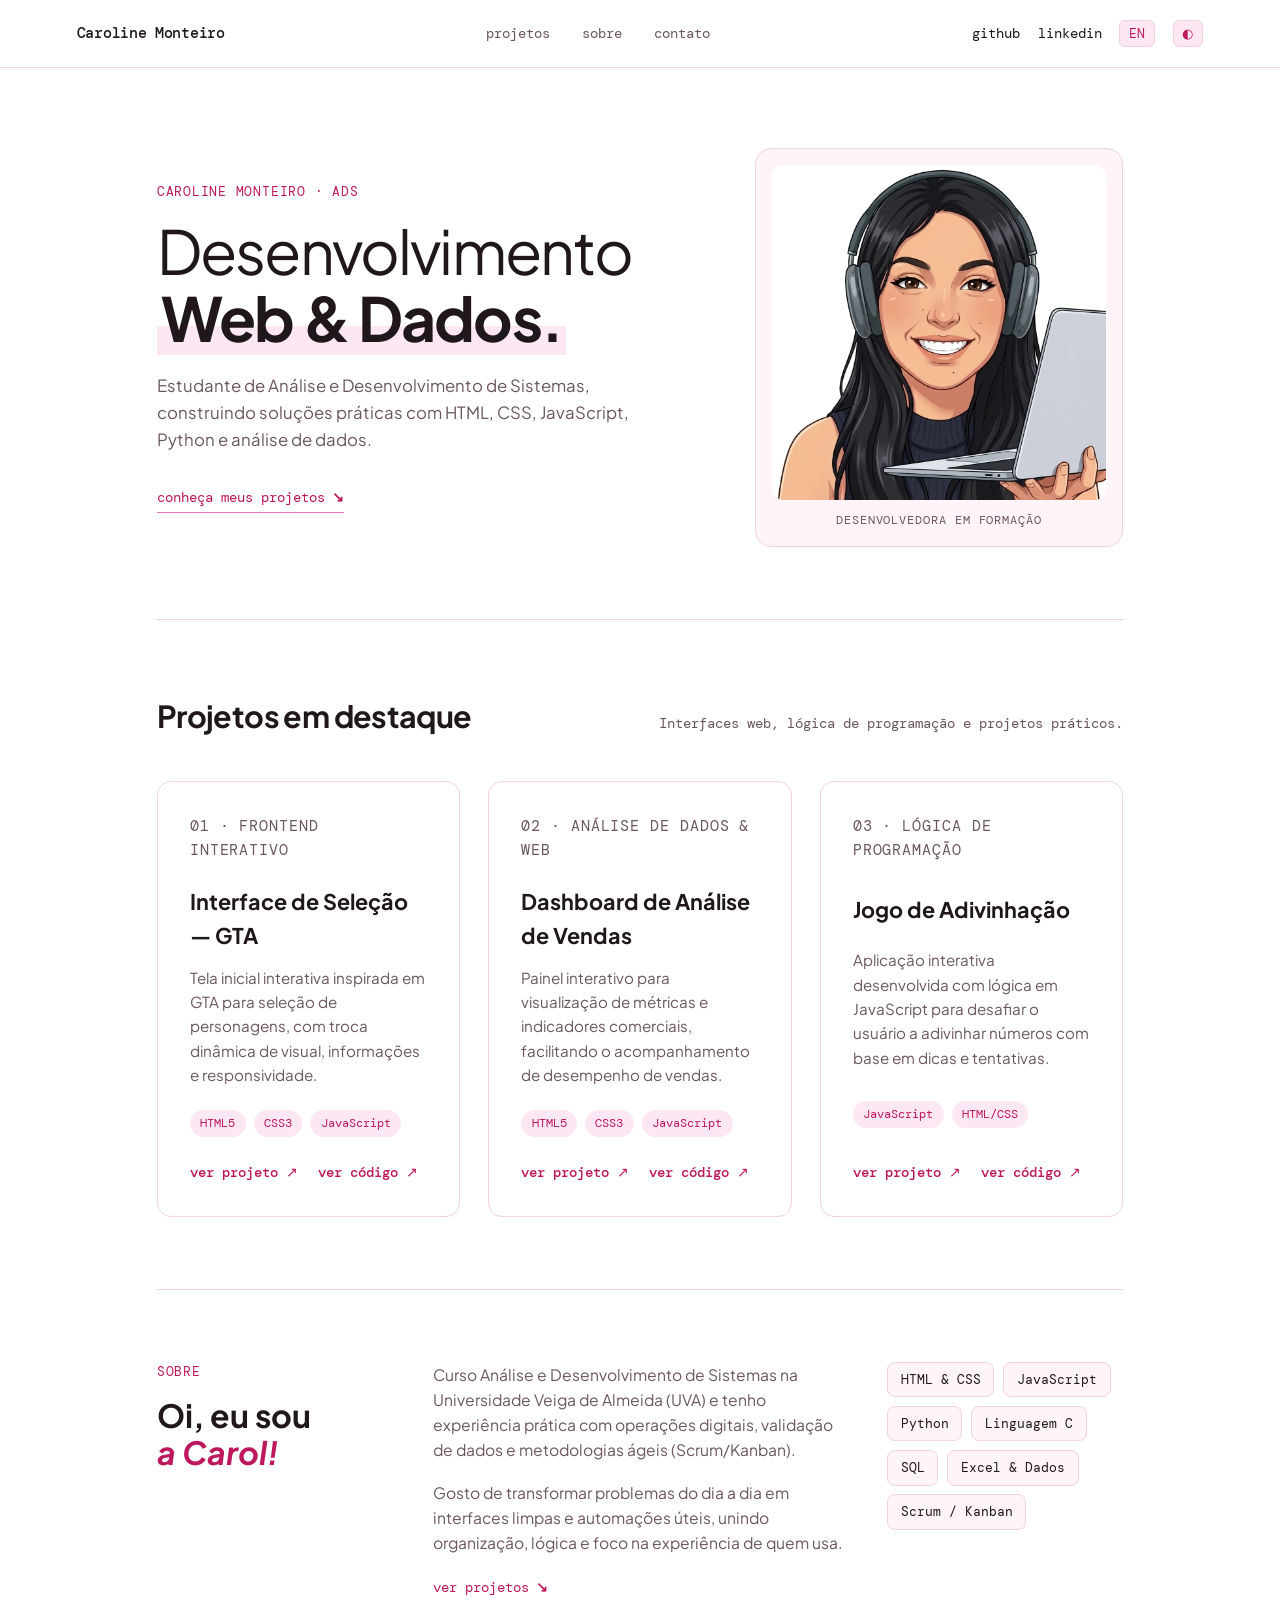
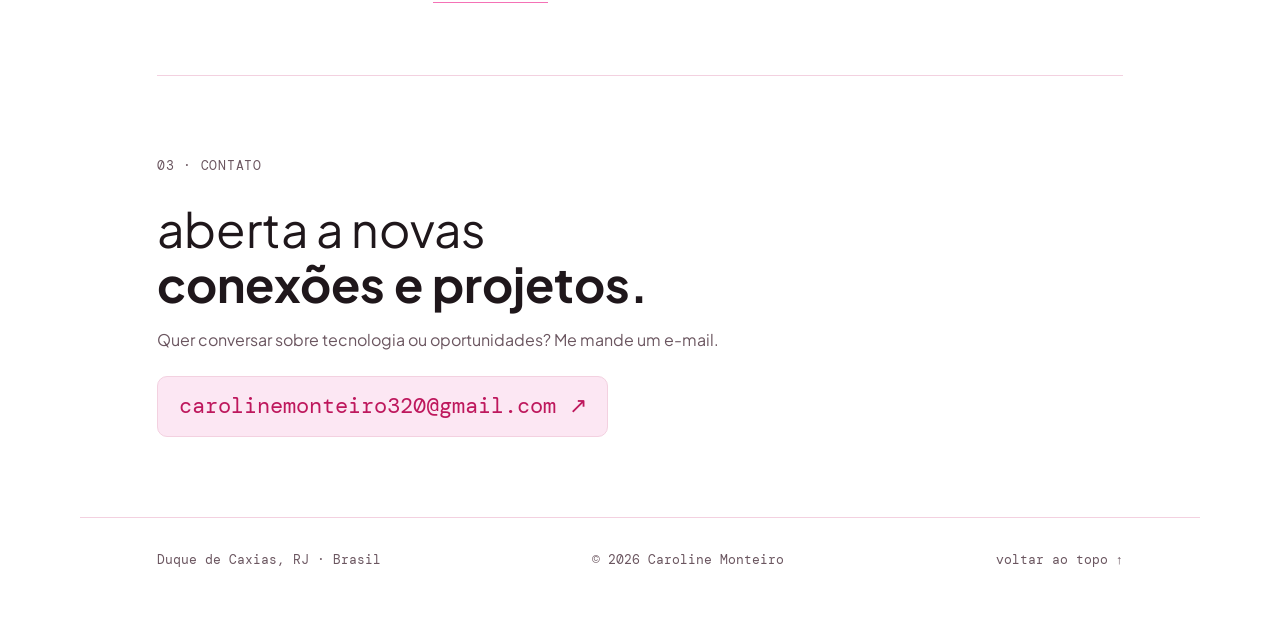
<file: index.html>
<!doctype html>
<html lang="pt-BR">
<head>
  <meta charset="UTF-8" />
  <meta name="viewport" content="width=device-width, initial-scale=1.0" />
  <meta name="description" content="Portfólio de Caroline Monteiro, estudante de Análise e Desenvolvimento de Sistemas com foco em Desenvolvimento Web, Python e Dados." />
  <title>Caroline Monteiro — Portfólio</title>
  <link rel="preconnect" href="https://fonts.googleapis.com" />
  <link rel="preconnect" href="https://fonts.gstatic.com" crossorigin />
  <link href="https://fonts.googleapis.com/css2?family=DM+Mono:wght@400;500&family=Plus+Jakarta+Sans:wght@400;500;700&display=swap" rel="stylesheet" />
  <link rel="stylesheet" href="styles.css" />
</head>
<body>
  <header class="site-header">
    <a class="wordmark" href="#top">Caroline Monteiro</a>

    <nav aria-label="Navegação principal">
      <a href="#projetos" data-i18n="nav-projects">projetos</a>
      <a href="#sobre" data-i18n="nav-about">sobre</a>
      <a href="#contato" data-i18n="nav-contact">contato</a>
    </nav>

    <div class="header-actions">
      <a href="https://github.com/carolinemonteiro320-png" target="_blank" rel="noreferrer">github</a>
      <a href="https://www.linkedin.com/in/caroline-monteiro-95b30b266/" target="_blank" rel="noreferrer">linkedin</a>
      <button class="language-toggle" type="button" aria-label="Mudar idioma">EN</button>
      <button class="theme-toggle" type="button" aria-label="Alternar tema">◐</button>
    </div>

    <button class="menu-toggle" aria-expanded="false" aria-controls="mobile-menu" aria-label="Abrir menu">
      <span></span>
      <span></span>
    </button>
  </header>

  <main id="top">
    <!-- HERO -->
    <section class="hero" aria-labelledby="hero-title">
      <div class="hero-copy">
        <p class="intro-label" data-i18n="hero-eyebrow">Caroline Monteiro · ADS</p>
        <h1 id="hero-title" data-i18n-html="hero-title">Desenvolvimento<br /><strong>Web & Dados.</strong></h1>
        <p class="hero-intro" data-i18n="hero-intro">
          Estudante de Análise e Desenvolvimento de Sistemas, construindo soluções práticas com HTML, CSS, JavaScript, Python e análise de dados.
        </p>
        <a class="text-link" href="#projetos">
          <span data-i18n="hero-cta">conheça meus projetos</span> <b>↘</b>
        </a>
      </div>

      <figure class="portrait-wrap">
        <img src="foto-carol.jpg" alt="Ilustração de perfil de Caroline Monteiro" onerror="this.src='https://placehold.co/400x460/fce7f3/9d174d?text=Carol+Monteiro'" />
        <figcaption>DESENVOLVEDORA EM FORMAÇÃO</figcaption>
      </figure>
    </section>

    <!-- PROJETOS -->
    <section id="projetos" class="work-section" aria-labelledby="work-title">
      <div class="section-bar">
        <h2 id="work-title" data-i18n="projects-eyebrow">Projetos em destaque</h2>
        <p data-i18n="projects-note">Interfaces web, lógica de programação e projetos práticos.</p>
      </div>

      <div class="project-grid">
        <!-- PROJETO 01: GTA -->
        <article class="project-card">
          <p class="project-meta">01 · FRONTEND INTERATIVO</p>
          <h3>Interface de Seleção — GTA</h3>
          <p data-i18n="gta-copy">
            Tela inicial interativa inspirada em GTA para seleção de personagens, com troca dinâmica de visual, informações e responsividade.
          </p>
          <div class="project-tags">
            <span>HTML5</span>
            <span>CSS3</span>
            <span>JavaScript</span>
          </div>
          <div class="project-links">
            <a href="https://carolinemonteiro320-png.github.io/Meus-projetos/gta/" target="_blank" rel="noreferrer" data-i18n="project-link">ver projeto ↗</a>
            <a href="https://github.com/carolinemonteiro320-png/Meus-projetos" target="_blank" rel="noreferrer" data-i18n="code-link">ver código ↗</a>
          </div>
        </article>

        <!-- PROJETO 02: Dashboard de Vendas -->
        <article class="project-card">
          <p class="project-meta">02 · ANÁLISE DE DADOS & WEB</p>
          <h3>Dashboard de Análise de Vendas</h3>
          <p data-i18n="dashboard-copy">
            Painel interativo para visualização de métricas e indicadores comerciais, facilitando o acompanhamento de desempenho de vendas.
          </p>
          <div class="project-tags">
            <span>HTML5</span>
            <span>CSS3</span>
            <span>JavaScript</span>
          </div>
          <div class="project-links">
            <a href="https://gemini.google.com/share/c5168feb09a0?skid=b8fc6ed0-8bf7-4eb9-a28f-36cac1e12b44" target="_blank" rel="noreferrer" data-i18n="project-link">ver projeto ↗</a>
            <a href="https://github.com/carolinemonteiro320-png/Portif-lio-" target="_blank" rel="noreferrer" data-i18n="code-link">ver código ↗</a>
          </div>
        </article>

        <!-- PROJETO 03: Jogo de Adivinhação -->
        <article class="project-card">
          <p class="project-meta">03 · LÓGICA DE PROGRAMAÇÃO</p>
          <h3>Jogo de Adivinhação</h3>
          <p data-i18n="game-copy">
            Aplicação interativa desenvolvida com lógica em JavaScript para desafiar o usuário a adivinhar números com base em dicas e tentativas.
          </p>
          <div class="project-tags">
            <span>JavaScript</span>
            <span>HTML/CSS</span>
          </div>
          <div class="project-links">
            <a href="https://sites.google.com/view/jogo-de-advinhacao/full-page-embed" target="_blank" rel="noreferrer" data-i18n="project-link">ver projeto ↗</a>
            <a href="https://github.com/carolinemonteiro320-png/Portif-lio-" target="_blank" rel="noreferrer" data-i18n="code-link">ver código ↗</a>
          </div>
        </article>
      </div>
    </section>

    <!-- SOBRE -->
    <section id="sobre" class="about-section" aria-labelledby="about-title">
      <div>
        <p class="section-kicker" data-i18n="about-eyebrow">SOBRE</p>
        <h2 id="about-title" data-i18n-html="about-title">Oi, eu sou<br /><em>a Carol!</em></h2>
      </div>

      <div class="about-copy">
        <p data-i18n="about-copy-1">
          Curso Análise e Desenvolvimento de Sistemas na Universidade Veiga de Almeida (UVA) e tenho experiência prática com operações digitais, validação de dados e metodologias ágeis (Scrum/Kanban).
        </p>
        <p data-i18n="about-copy-2">
          Gosto de transformar problemas do dia a dia em interfaces limpas e automações úteis, unindo organização, lógica e foco na experiência de quem usa.
        </p>
        <a class="text-link" href="#projetos">
          <span data-i18n="about-cta">ver projetos</span> <b>↘</b>
        </a>
      </div>

      <ul class="skill-list" aria-label="Competências técnicas">
        <li>HTML & CSS</li>
        <li>JavaScript</li>
        <li>Python</li>
        <li>Linguagem C</li>
        <li>SQL</li>
        <li>Excel & Dados</li>
        <li>Scrum / Kanban</li>
      </ul>
    </section>

    <!-- CONTATO -->
    <section id="contato" class="contact" aria-labelledby="contact-title">
      <p class="section-kicker" data-i18n="contact-eyebrow">03 · contato</p>
      <h2 id="contact-title" data-i18n-html="contact-title">aberta a novas<br /><strong>conexões e projetos.</strong></h2>
      <p data-i18n="contact-note">Quer conversar sobre tecnologia ou oportunidades? Me mande um e-mail.</p>
      <a class="email-link" href="mailto:carolinemonteiro320@gmail.com">carolinemonteiro320@gmail.com ↗</a>
    </section>
  </main>

  <footer>
    <span>Duque de Caxias, RJ · Brasil</span>
    <span>© 2026 Caroline Monteiro</span>
    <a href="#top" data-i18n="back-top">voltar ao topo ↑</a>
  </footer>

  <!-- MENU MOBILE -->
  <div class="mobile-menu" id="mobile-menu">
    <a href="#projetos" data-i18n="nav-projects">projetos</a>
    <a href="#sobre" data-i18n="nav-about">sobre</a>
    <a href="#contato" data-i18n="nav-contact">contato</a>
    <a href="https://github.com/carolinemonteiro320-png" target="_blank" rel="noreferrer">github ↗</a>
    <a href="https://www.linkedin.com/in/caroline-monteiro-95b30b266/" target="_blank" rel="noreferrer">linkedin ↗</a>
  </div>

  <script src="script.js"></script>
</body>
</html>
</file>
<file: styles.css>
:root {
  --bg: #ffffff;
  --bg-soft: #fff5f8;
  --surface: #ffffff;
  --pink-light: #fce7f3;
  --pink-accent: #f472b6;
  --pink-dark: #be185d;
  --text: #1f171b;
  --text-muted: #6b5660;
  --border: #f3d1e0;
  --mono: 'DM Mono', monospace;
  --sans: 'Plus Jakarta Sans', sans-serif;
}

body.dark-theme {
  --bg: #161114;
  --bg-soft: #1f171c;
  --surface: #22191e;
  --pink-light: #3b1d2e;
  --pink-accent: #f472b6;
  --pink-dark: #f9a8d4;
  --text: #fdf2f8;
  --text-muted: #cbb2be;
  --border: #3d2633;
}

* {
  box-sizing: border-box;
  margin: 0;
  padding: 0;
}

html {
  scroll-behavior: smooth;
}

body {
  background-color: var(--bg);
  color: var(--text);
  font-family: var(--sans);
  line-height: 1.6;
  transition: background-color 0.25s ease, color 0.25s ease;
}

a {
  color: inherit;
  text-decoration: none;
}

/* HEADER */
.site-header {
  position: sticky;
  top: 0;
  z-index: 50;
  display: flex;
  align-items: center;
  justify-content: space-between;
  padding: 1.25rem 6%;
  background: var(--bg);
  border-bottom: 1px solid var(--border);
}

.wordmark {
  font-family: var(--mono);
  font-weight: 500;
  font-size: 0.95rem;
  letter-spacing: -0.02em;
}

.site-header nav {
  display: flex;
  gap: 2rem;
  font-family: var(--mono);
  font-size: 0.85rem;
  color: var(--text-muted);
}

.site-header nav a:hover,
.header-actions a:hover {
  color: var(--pink-dark);
}

.header-actions {
  display: flex;
  align-items: center;
  gap: 1.1rem;
  font-family: var(--mono);
  font-size: 0.85rem;
}

.language-toggle,
.theme-toggle {
  background: var(--pink-light);
  color: var(--pink-dark);
  border: 1px solid var(--border);
  border-radius: 6px;
  padding: 0.25rem 0.55rem;
  font-family: var(--mono);
  font-size: 0.8rem;
  cursor: pointer;
  transition: transform 0.15s ease, background 0.2s ease;
}

.language-toggle:hover,
.theme-toggle:hover {
  background: var(--pink-accent);
  color: #ffffff;
}

.menu-toggle {
  display: none;
  flex-direction: column;
  gap: 5px;
  background: none;
  border: none;
  cursor: pointer;
}

.menu-toggle span {
  width: 22px;
  height: 2px;
  background: var(--text);
}

/* MAIN LAYOUT */
main {
  max-width: 1120px;
  margin: 0 auto;
  padding: 0 6%;
}

/* HERO */
.hero {
  display: grid;
  grid-template-columns: 1.25fr 0.85fr;
  align-items: center;
  gap: 3.5rem;
  padding: 5rem 0 4.5rem;
  border-bottom: 1px solid var(--border);
}

.intro-label,
.section-kicker,
.project-meta {
  font-family: var(--mono);
  font-size: 0.8rem;
  text-transform: uppercase;
  letter-spacing: 0.06em;
  color: var(--pink-dark);
  margin-bottom: 0.9rem;
}

.hero h1 {
  font-size: clamp(2.4rem, 5vw, 3.8rem);
  font-weight: 400;
  line-height: 1.1;
  letter-spacing: -0.03em;
  margin-bottom: 1.4rem;
}

.hero h1 strong {
  font-weight: 700;
  background: linear-gradient(180deg, transparent 62%, var(--pink-light) 62%);
  padding: 0 4px;
}

.hero-intro {
  font-size: 1.05rem;
  color: var(--text-muted);
  max-width: 520px;
  margin-bottom: 1.8rem;
}

.text-link {
  display: inline-flex;
  align-items: center;
  gap: 0.45rem;
  font-family: var(--mono);
  font-size: 0.9rem;
  color: var(--pink-dark);
  border-bottom: 1.5px solid var(--pink-accent);
  padding-bottom: 3px;
  transition: gap 0.2s ease;
}

.text-link:hover {
  gap: 0.75rem;
}

.portrait-wrap {
  background: var(--bg-soft);
  border: 1px solid var(--border);
  border-radius: 16px;
  padding: 1rem;
  text-align: center;
}

.portrait-wrap img {
  width: 100%;
  max-height: 370px;
  object-fit: cover;
  border-radius: 12px;
  display: block;
}

.portrait-wrap figcaption {
  font-family: var(--mono);
  font-size: 0.72rem;
  color: var(--text-muted);
  margin-top: 0.75rem;
  letter-spacing: 0.08em;
}

/* PROJETOS */
.work-section {
  padding: 4.5rem 0;
  border-bottom: 1px solid var(--border);
}

.section-bar {
  display: flex;
  justify-content: space-between;
  align-items: baseline;
  flex-wrap: wrap;
  gap: 1rem;
  margin-bottom: 2.5rem;
}

.section-bar h2 {
  font-size: 1.9rem;
  font-weight: 700;
  letter-spacing: -0.02em;
}

.section-bar p {
  font-family: var(--mono);
  font-size: 0.85rem;
  color: var(--text-muted);
}

.project-grid {
  display: grid;
  grid-template-columns: repeat(auto-fit, minmax(300px, 1fr));
  gap: 1.75rem;
}

.project-card {
  background: var(--surface);
  border: 1px solid var(--border);
  border-radius: 14px;
  padding: 2rem;
  display: flex;
  flex-direction: column;
  justify-content: space-between;
  transition: transform 0.2s ease, border-color 0.2s ease, box-shadow 0.2s ease;
}

.project-card:hover {
  transform: translateY(-4px);
  border-color: var(--pink-accent);
  box-shadow: 0 12px 28px rgba(244, 114, 182, 0.12);
}

.project-card h3 {
  font-size: 1.35rem;
  margin-bottom: 0.75rem;
}

.project-card p {
  color: var(--text-muted);
  font-size: 0.95rem;
  margin-bottom: 1.4rem;
}

.project-tags {
  display: flex;
  flex-wrap: wrap;
  gap: 0.5rem;
  margin-bottom: 1.6rem;
}

.project-tags span {
  font-family: var(--mono);
  font-size: 0.75rem;
  background: var(--pink-light);
  color: var(--pink-dark);
  padding: 0.25rem 0.65rem;
  border-radius: 999px;
}

.project-links {
  display: flex;
  gap: 1.25rem;
  font-family: var(--mono);
  font-size: 0.85rem;
  font-weight: 500;
  color: var(--pink-dark);
}

.project-links a:hover {
  text-decoration: underline;
}

/* SOBRE */
.about-section {
  display: grid;
  grid-template-columns: 0.8fr 1.4fr 0.8fr;
  gap: 2.5rem;
  padding: 4.5rem 0;
  border-bottom: 1px solid var(--border);
  align-items: start;
}

.about-section h2 {
  font-size: 2rem;
  line-height: 1.15;
}

.about-section em {
  font-style: italic;
  color: var(--pink-dark);
}

.about-copy p {
  color: var(--text-muted);
  margin-bottom: 1.1rem;
  font-size: 0.98rem;
}

.skill-list {
  list-style: none;
  display: flex;
  flex-wrap: wrap;
  gap: 0.55rem;
}

.skill-list li {
  font-family: var(--mono);
  font-size: 0.8rem;
  padding: 0.4rem 0.8rem;
  background: var(--bg-soft);
  border: 1px solid var(--border);
  border-radius: 8px;
}

/* CONTATO */
.contact {
  padding: 5rem 0;
  text-align: left;
}

.contact h2 {
  font-size: clamp(2rem, 4vw, 3rem);
  font-weight: 400;
  line-height: 1.15;
  margin-bottom: 1rem;
}

.contact p {
  color: var(--text-muted);
  margin-bottom: 1.5rem;
}

.email-link {
  display: inline-block;
  font-family: var(--mono);
  font-size: clamp(1rem, 2.2vw, 1.35rem);
  color: var(--pink-dark);
  background: var(--pink-light);
  padding: 0.75rem 1.3rem;
  border-radius: 10px;
  border: 1px solid var(--border);
  transition: background 0.2s ease, color 0.2s ease;
}

.email-link:hover {
  background: var(--pink-accent);
  color: #ffffff;
}

/* FOOTER */
footer {
  max-width: 1120px;
  margin: 0 auto;
  padding: 2rem 6% 3rem;
  display: flex;
  justify-content: space-between;
  flex-wrap: wrap;
  gap: 1rem;
  font-family: var(--mono);
  font-size: 0.8rem;
  color: var(--text-muted);
  border-top: 1px solid var(--border);
}

footer a:hover {
  color: var(--pink-dark);
}

/* MOBILE MENU */
.mobile-menu {
  display: none;
  flex-direction: column;
  gap: 1rem;
  padding: 1.5rem 6%;
  background: var(--bg-soft);
  border-bottom: 1px solid var(--border);
  font-family: var(--mono);
}

.mobile-menu.open {
  display: flex;
}

/* RESPONSIVIDADE */
@media (max-width: 860px) {
  .hero {
    grid-template-columns: 1fr;
    padding: 3.5rem 0;
  }

  .about-section {
    grid-template-columns: 1fr;
  }

  .site-header nav,
  .header-actions a {
    display: none;
  }

  .menu-toggle {
    display: flex;
  }
}
</file>
